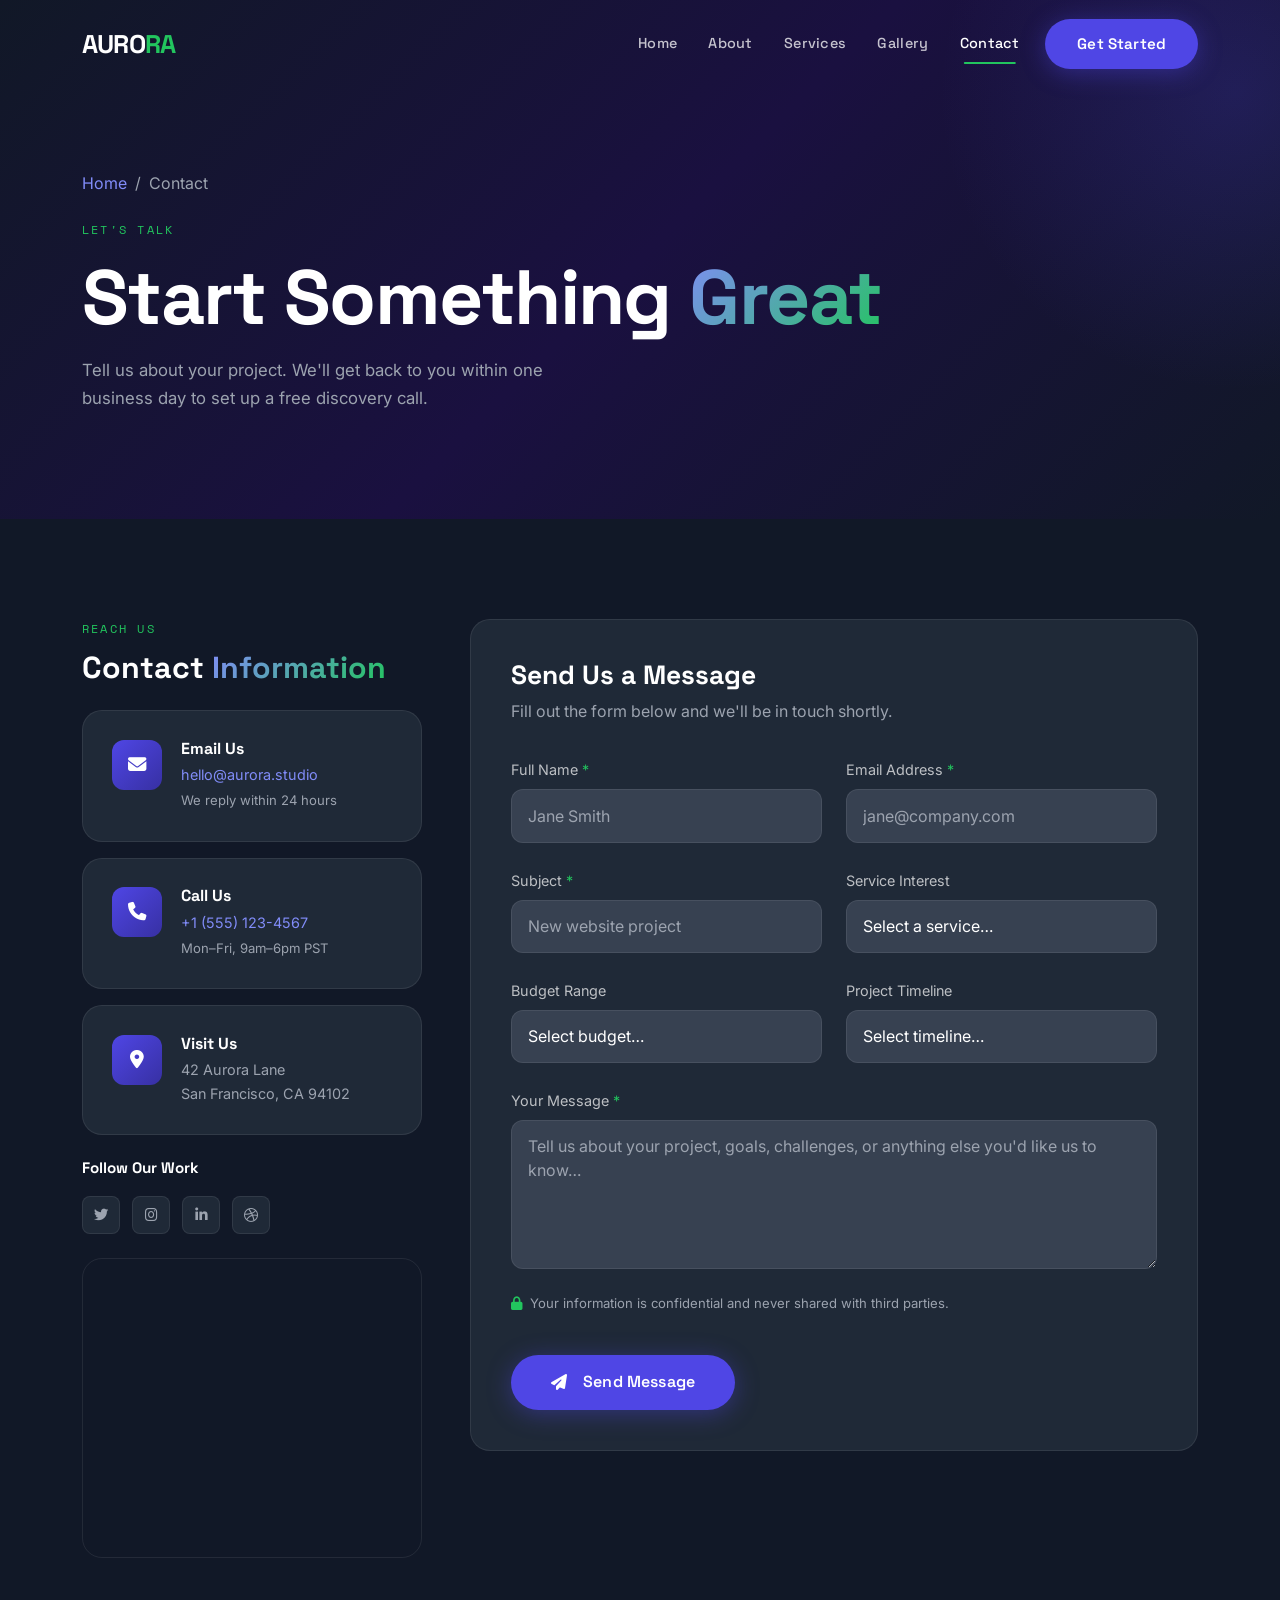
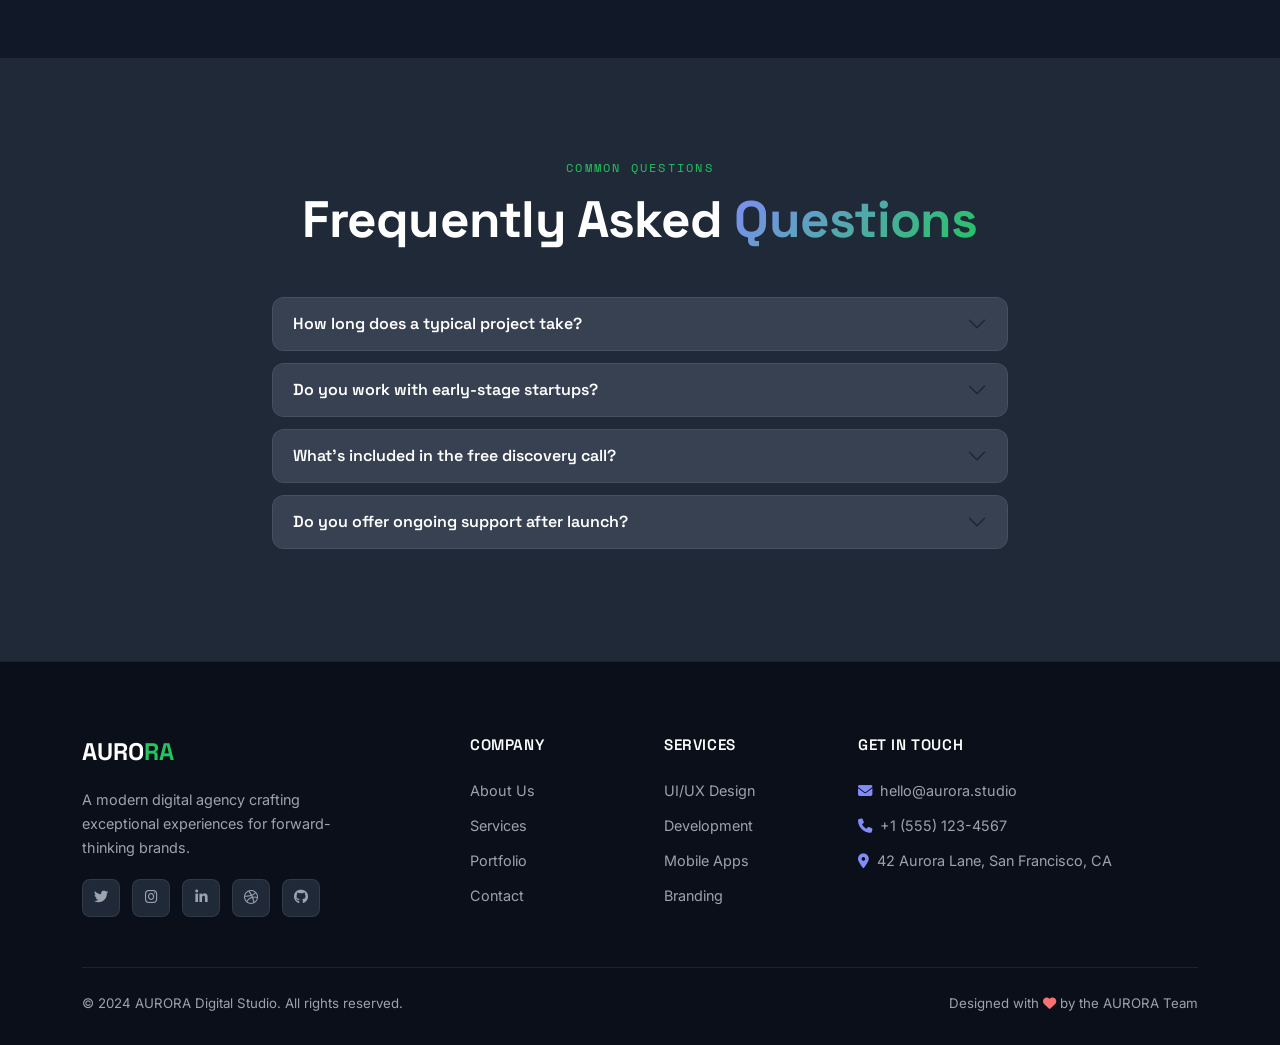
<file: contact.html>
<!DOCTYPE html>
<html lang="en">
<head>
  <meta charset="UTF-8"/>
  <meta name="viewport" content="width=device-width, initial-scale=1.0"/>
  <meta name="description" content="Contact AURORA – Start your project, ask a question, or book a free discovery call."/>
  <title>Contact – AURORA</title>
  <link rel="stylesheet" href="https://cdn.jsdelivr.net/npm/bootstrap@5.3.2/dist/css/bootstrap.min.css"/>
  <link rel="stylesheet" href="https://cdnjs.cloudflare.com/ajax/libs/font-awesome/6.5.0/css/all.min.css"/>
  <link rel="preconnect" href="https://fonts.googleapis.com"/>
  <link rel="preconnect" href="https://fonts.gstatic.com" crossorigin/>
  <link rel="stylesheet" href="css/style.css"/>
</head>
<body>

<!-- NAVBAR -->
<nav id="mainNav" class="navbar navbar-expand-lg scrolled">
  <div class="container">
    <a class="navbar-brand nav-logo" href="index.html">AURO<span>RA</span></a>
    <button class="navbar-toggler" type="button" data-bs-toggle="collapse" data-bs-target="#navMenu" aria-controls="navMenu" aria-expanded="false" aria-label="Toggle navigation">
      <span class="navbar-toggler-icon"></span>
    </button>
    <div class="collapse navbar-collapse" id="navMenu">
      <ul class="navbar-nav ms-auto align-items-lg-center gap-lg-1">
        <li class="nav-item"><a class="nav-link" href="index.html">Home</a></li>
        <li class="nav-item"><a class="nav-link" href="about.html">About</a></li>
        <li class="nav-item"><a class="nav-link" href="services.html">Services</a></li>
        <li class="nav-item"><a class="nav-link" href="gallery.html">Gallery</a></li>
        <li class="nav-item"><a class="nav-link active" href="contact.html">Contact</a></li>
        <li class="nav-item ms-lg-2">
          <a class="btn-aurora btn-aurora-primary" href="contact.html">Get Started</a>
        </li>
      </ul>
    </div>
  </div>
</nav>

<!-- PAGE HERO -->
<section class="page-hero">
  <div class="container">
    <nav aria-label="breadcrumb" class="mb-4">
      <ol class="breadcrumb">
        <li class="breadcrumb-item"><a href="index.html">Home</a></li>
        <li class="breadcrumb-item active">Contact</li>
      </ol>
    </nav>
    <span class="section-eyebrow">Let's Talk</span>
    <h1 class="page-hero-title mb-3">
      Start Something <span class="grad-text">Great</span>
    </h1>
    <p class="page-hero-sub">
      Tell us about your project. We'll get back to you within one business day
      to set up a free discovery call.
    </p>
  </div>
</section>

<!-- CONTACT SECTION -->
<section class="section-pad">
  <div class="container">
    <div class="row g-5">

      <!-- Left Column: Info + Map -->
      <div class="col-lg-4">
        <div class="reveal">
          <span class="section-eyebrow">Reach Us</span>
          <h3 class="section-title mb-4" style="font-size:1.9rem;">Contact <span class="grad-text">Information</span></h3>
        </div>
        <div class="d-flex flex-column gap-3 mb-4">
          <div class="contact-info-card reveal reveal-delay-1">
            <div class="contact-icon"><i class="fas fa-envelope"></i></div>
            <div>
              <h5>Email Us</h5>
              <p><a href="mailto:hello@aurora.studio" style="color:var(--primary-light);">hello@aurora.studio</a></p>
              <p style="font-size:.82rem;margin-top:.2rem;">We reply within 24 hours</p>
            </div>
          </div>
          <div class="contact-info-card reveal reveal-delay-2">
            <div class="contact-icon"><i class="fas fa-phone"></i></div>
            <div>
              <h5>Call Us</h5>
              <p><a href="tel:+15551234567" style="color:var(--primary-light);">+1 (555) 123-4567</a></p>
              <p style="font-size:.82rem;margin-top:.2rem;">Mon–Fri, 9am–6pm PST</p>
            </div>
          </div>
          <div class="contact-info-card reveal reveal-delay-3">
            <div class="contact-icon"><i class="fas fa-location-dot"></i></div>
            <div>
              <h5>Visit Us</h5>
              <p>42 Aurora Lane</p>
              <p>San Francisco, CA 94102</p>
            </div>
          </div>
        </div>

        <!-- Social Links -->
        <div class="reveal reveal-delay-4">
          <h5 style="color:var(--white);margin-bottom:1rem;font-size:.95rem;">Follow Our Work</h5>
          <div class="footer-social">
            <a href="#" aria-label="Twitter"><i class="fab fa-twitter"></i></a>
            <a href="#" aria-label="Instagram"><i class="fab fa-instagram"></i></a>
            <a href="#" aria-label="LinkedIn"><i class="fab fa-linkedin-in"></i></a>
            <a href="#" aria-label="Dribbble"><i class="fab fa-dribbble"></i></a>
          </div>
        </div>

        <!-- Map -->
        <div class="map-wrap mt-4 reveal reveal-delay-4">
          <iframe
            src="https://www.google.com/maps/embed?pb=!1m18!1m12!1m3!1d50470.07498533685!2d-122.43177257763671!3d37.77492950866!2m3!1f0!2f0!3f0!3m2!1i1024!2i768!4f13.1!3m3!1m2!1s0x80858080b8041fc1%3A0x786eaa47c3a5e77d!2sSan%20Francisco%2C%20CA!5e0!3m2!1sen!2sus!4v1702000000000!5m2!1sen!2sus"
            allowfullscreen=""
            loading="lazy"
            referrerpolicy="no-referrer-when-downgrade"
            title="AURORA Office Location - San Francisco"
          ></iframe>
        </div>
      </div>

      <!-- Right Column: Form -->
      <div class="col-lg-8 reveal reveal-delay-2">
        <div class="contact-form-wrap">
          <h3 style="color:var(--white);margin-bottom:.5rem;">Send Us a Message</h3>
          <p style="margin-bottom:2rem;">Fill out the form below and we'll be in touch shortly.</p>

          <form id="contactForm" novalidate>
            <div class="row g-4">

              <!-- Name -->
              <div class="col-md-6">
                <label for="name" class="form-label">Full Name <span style="color:var(--accent);">*</span></label>
                <input
                  type="text"
                  id="name"
                  class="form-control"
                  placeholder="Jane Smith"
                  autocomplete="name"
                />
                <div class="form-error" id="nameErr"></div>
              </div>

              <!-- Email -->
              <div class="col-md-6">
                <label for="email" class="form-label">Email Address <span style="color:var(--accent);">*</span></label>
                <input
                  type="email"
                  id="email"
                  class="form-control"
                  placeholder="jane@company.com"
                  autocomplete="email"
                />
                <div class="form-error" id="emailErr"></div>
              </div>

              <!-- Subject -->
              <div class="col-md-6">
                <label for="subject" class="form-label">Subject <span style="color:var(--accent);">*</span></label>
                <input
                  type="text"
                  id="subject"
                  class="form-control"
                  placeholder="New website project"
                />
                <div class="form-error" id="subjectErr"></div>
              </div>

              <!-- Service Interest -->
              <div class="col-md-6">
                <label for="service" class="form-label">Service Interest</label>
                <select id="service" class="form-control">
                  <option value="" disabled selected>Select a service…</option>
                  <option value="uiux">UI/UX Design</option>
                  <option value="web">Web Development</option>
                  <option value="mobile">Mobile App</option>
                  <option value="seo">SEO & Analytics</option>
                  <option value="marketing">Digital Marketing</option>
                  <option value="branding">Brand Identity</option>
                  <option value="other">Other / Not Sure</option>
                </select>
              </div>

              <!-- Budget -->
              <div class="col-md-6">
                <label for="budget" class="form-label">Budget Range</label>
                <select id="budget" class="form-control">
                  <option value="" disabled selected>Select budget…</option>
                  <option value="small">Under $5,000</option>
                  <option value="medium">$5,000 – $15,000</option>
                  <option value="large">$15,000 – $50,000</option>
                  <option value="enterprise">$50,000+</option>
                </select>
              </div>

              <!-- Timeline -->
              <div class="col-md-6">
                <label for="timeline" class="form-label">Project Timeline</label>
                <select id="timeline" class="form-control">
                  <option value="" disabled selected>Select timeline…</option>
                  <option value="asap">As soon as possible</option>
                  <option value="1month">Within 1 month</option>
                  <option value="3months">1–3 months</option>
                  <option value="flexible">Flexible</option>
                </select>
              </div>

              <!-- Message -->
              <div class="col-12">
                <label for="message" class="form-label">Your Message <span style="color:var(--accent);">*</span></label>
                <textarea
                  id="message"
                  class="form-control"
                  placeholder="Tell us about your project, goals, challenges, or anything else you'd like us to know…"
                  rows="5"
                ></textarea>
                <div class="form-error" id="messageErr"></div>
              </div>

              <!-- Privacy note -->
              <div class="col-12">
                <p style="font-size:.82rem;color:var(--muted);">
                  <i class="fas fa-lock me-1" style="color:var(--accent);"></i>
                  Your information is confidential and never shared with third parties.
                </p>
              </div>

              <!-- Submit -->
              <div class="col-12">
                <button type="submit" class="btn-aurora btn-aurora-primary submit-btn" style="font-size:1rem;padding:.9rem 2.5rem;">
                  <i class="fas fa-paper-plane me-2"></i>Send Message
                </button>
              </div>

            </div>
          </form>
        </div>
      </div>
    </div>
  </div>
</section>

<!-- FAQ -->
<section class="section-pad bg-dark2">
  <div class="container">
    <div class="text-center mb-5 reveal">
      <span class="section-eyebrow">Common Questions</span>
      <h2 class="section-title">Frequently Asked <span class="grad-text">Questions</span></h2>
    </div>
    <div class="row justify-content-center">
      <div class="col-lg-8">
        <div class="accordion" id="faqAccordion">

          <div class="accordion-item reveal reveal-delay-1" style="background:var(--dark3);border:1px solid var(--glass-border);border-radius:var(--radius);margin-bottom:.75rem;">
            <h2 class="accordion-header">
              <button class="accordion-button collapsed" type="button" data-bs-toggle="collapse" data-bs-target="#faq1" style="background:var(--dark3);color:var(--white);border-radius:var(--radius);font-family:var(--font-display);font-weight:600;">
                How long does a typical project take?
              </button>
            </h2>
            <div id="faq1" class="accordion-collapse collapse" data-bs-parent="#faqAccordion">
              <div class="accordion-body" style="color:var(--muted);">
                Timelines depend heavily on scope. A brand identity typically takes 4–6 weeks, a website 6–12 weeks, and a full mobile app 12–20 weeks. We'll give you a detailed timeline during the discovery phase.
              </div>
            </div>
          </div>

          <div class="accordion-item reveal reveal-delay-2" style="background:var(--dark3);border:1px solid var(--glass-border);border-radius:var(--radius);margin-bottom:.75rem;">
            <h2 class="accordion-header">
              <button class="accordion-button collapsed" type="button" data-bs-toggle="collapse" data-bs-target="#faq2" style="background:var(--dark3);color:var(--white);border-radius:var(--radius);font-family:var(--font-display);font-weight:600;">
                Do you work with early-stage startups?
              </button>
            </h2>
            <div id="faq2" class="accordion-collapse collapse" data-bs-parent="#faqAccordion">
              <div class="accordion-body" style="color:var(--muted);">
                Absolutely. Some of our most exciting work has been with pre-seed and seed-stage teams. We have flexible engagement models designed specifically for early-stage companies.
              </div>
            </div>
          </div>

          <div class="accordion-item reveal reveal-delay-3" style="background:var(--dark3);border:1px solid var(--glass-border);border-radius:var(--radius);margin-bottom:.75rem;">
            <h2 class="accordion-header">
              <button class="accordion-button collapsed" type="button" data-bs-toggle="collapse" data-bs-target="#faq3" style="background:var(--dark3);color:var(--white);border-radius:var(--radius);font-family:var(--font-display);font-weight:600;">
                What's included in the free discovery call?
              </button>
            </h2>
            <div id="faq3" class="accordion-collapse collapse" data-bs-parent="#faqAccordion">
              <div class="accordion-body" style="color:var(--muted);">
                A 30-minute conversation to understand your goals, challenges, and budget. You'll leave with a clear sense of whether we're the right fit and what a typical engagement might look like — no strings attached.
              </div>
            </div>
          </div>

          <div class="accordion-item reveal reveal-delay-4" style="background:var(--dark3);border:1px solid var(--glass-border);border-radius:var(--radius);margin-bottom:.75rem;">
            <h2 class="accordion-header">
              <button class="accordion-button collapsed" type="button" data-bs-toggle="collapse" data-bs-target="#faq4" style="background:var(--dark3);color:var(--white);border-radius:var(--radius);font-family:var(--font-display);font-weight:600;">
                Do you offer ongoing support after launch?
              </button>
            </h2>
            <div id="faq4" class="accordion-collapse collapse" data-bs-parent="#faqAccordion">
              <div class="accordion-body" style="color:var(--muted);">
                Yes. We offer monthly retainer packages for maintenance, updates, performance monitoring, and ongoing design or development work. Many of our clients have been with us for years.
              </div>
            </div>
          </div>

        </div>
      </div>
    </div>
  </div>
</section>

<!-- FOOTER -->
<footer>
  <div class="container">
    <div class="row g-5">
      <div class="col-lg-4 col-md-6">
        <div class="footer-logo">AURO<span>RA</span></div>
        <p class="footer-desc mb-3">A modern digital agency crafting exceptional experiences for forward-thinking brands.</p>
        <div class="footer-social">
          <a href="#" aria-label="Twitter"><i class="fab fa-twitter"></i></a>
          <a href="#" aria-label="Instagram"><i class="fab fa-instagram"></i></a>
          <a href="#" aria-label="LinkedIn"><i class="fab fa-linkedin-in"></i></a>
          <a href="#" aria-label="Dribbble"><i class="fab fa-dribbble"></i></a>
          <a href="#" aria-label="GitHub"><i class="fab fa-github"></i></a>
        </div>
      </div>
      <div class="col-lg-2 col-md-6 col-6">
        <div class="footer-heading">Company</div>
        <ul class="footer-links">
          <li><a href="about.html">About Us</a></li>
          <li><a href="services.html">Services</a></li>
          <li><a href="gallery.html">Portfolio</a></li>
          <li><a href="contact.html">Contact</a></li>
        </ul>
      </div>
      <div class="col-lg-2 col-md-6 col-6">
        <div class="footer-heading">Services</div>
        <ul class="footer-links">
          <li><a href="services.html">UI/UX Design</a></li>
          <li><a href="services.html">Development</a></li>
          <li><a href="services.html">Mobile Apps</a></li>
          <li><a href="services.html">Branding</a></li>
        </ul>
      </div>
      <div class="col-lg-4 col-md-6">
        <div class="footer-heading">Get In Touch</div>
        <ul class="footer-links">
          <li><a href="mailto:hello@aurora.studio"><i class="fas fa-envelope me-2 text-primary"></i>hello@aurora.studio</a></li>
          <li><a href="tel:+15551234567"><i class="fas fa-phone me-2 text-primary"></i>+1 (555) 123-4567</a></li>
          <li><span style="color:var(--muted);font-size:.9rem;"><i class="fas fa-location-dot me-2 text-primary"></i>42 Aurora Lane, San Francisco, CA</span></li>
        </ul>
      </div>
    </div>
    <div class="footer-bottom">
      <p>© 2024 AURORA Digital Studio. All rights reserved.</p>
      <p>Designed with <i class="fas fa-heart" style="color:#f87171;"></i> by the AURORA Team</p>
    </div>
  </div>
</footer>

<button id="backToTop" aria-label="Back to top"><i class="fas fa-chevron-up"></i></button>

<script src="https://cdn.jsdelivr.net/npm/bootstrap@5.3.2/dist/js/bootstrap.bundle.min.js"></script>
<script src="js/main.js"></script>
<script>
  // Style accordion buttons on toggle
  document.querySelectorAll('.accordion-button').forEach(btn => {
    btn.addEventListener('click', function () {
      setTimeout(() => {
        this.style.background = this.classList.contains('collapsed')
          ? 'var(--dark3)'
          : 'rgba(79,70,229,.15)';
        this.style.color = 'var(--white)';
        this.style.boxShadow = 'none';
      }, 10);
    });
  });
</script>
</body>
</html>
</file>
<file: css/style.css>
/* ================================================
   AURORA – Modern Digital Experience Website
   style.css
   ================================================ */

/* ---------- Google Fonts ---------- */
@import url('https://fonts.googleapis.com/css2?family=Space+Grotesk:wght@300;400;500;600;700&family=Inter:wght@300;400;500;600&family=Space+Mono:wght@400;700&display=swap');

/* ---------- CSS Variables ---------- */
:root {
  --primary:     #4f46e5;
  --primary-light: #818cf8;
  --primary-dark: #3730a3;
  --accent:      #22c55e;
  --accent-glow: rgba(34,197,94,.25);
  --dark:        #111827;
  --dark2:       #1f2937;
  --dark3:       #374151;
  --light:       #f9fafb;
  --muted:       #9ca3af;
  --white:       #ffffff;
  --glass-bg:    rgba(17,24,39,.55);
  --glass-border:rgba(255,255,255,.08);
  --radius:      12px;
  --radius-lg:   20px;
  --shadow:      0 8px 32px rgba(0,0,0,.28);
  --shadow-glow: 0 0 40px rgba(79,70,229,.35);
  --transition:  .3s cubic-bezier(.4,0,.2,1);
  --font-display:'Space Grotesk', sans-serif;
  --font-body:   'Inter', sans-serif;
  --font-mono:   'Space Mono', monospace;
}

/* ---------- Reset & Base ---------- */
*, *::before, *::after { box-sizing: border-box; margin: 0; padding: 0; }
html { scroll-behavior: smooth; }
body {
  font-family: var(--font-body);
  background: var(--dark);
  color: var(--light);
  line-height: 1.65;
  overflow-x: hidden;
}
img { max-width: 100%; display: block; }
a { text-decoration: none; color: inherit; }
ul { list-style: none; padding: 0; margin: 0; }

/* ---------- Typography ---------- */
h1,h2,h3,h4,h5 { font-family: var(--font-display); font-weight: 700; line-height: 1.15; }
h1 { font-size: clamp(2.6rem, 6vw, 5rem); letter-spacing: -.02em; }
h2 { font-size: clamp(1.9rem, 4vw, 3.2rem); letter-spacing: -.015em; }
h3 { font-size: clamp(1.2rem, 2.5vw, 1.65rem); }
h4 { font-size: 1.15rem; }
p  { color: var(--muted); font-size: 1rem; }

/* ---------- Utility Classes ---------- */
.text-primary  { color: var(--primary-light) !important; }
.text-accent   { color: var(--accent) !important; }
.text-white    { color: var(--white) !important; }
.text-muted    { color: var(--muted) !important; }
.bg-dark2      { background: var(--dark2); }
.bg-dark3      { background: var(--dark3); }
.section-pad   { padding: 100px 0; }
.section-pad-sm{ padding: 60px 0; }

.section-eyebrow {
  font-family: var(--font-mono);
  font-size: .78rem;
  letter-spacing: .18em;
  text-transform: uppercase;
  color: var(--accent);
  margin-bottom: .75rem;
  display: block;
}
.section-title {
  color: var(--white);
  margin-bottom: 1rem;
}
.section-sub {
  color: var(--muted);
  font-size: 1.05rem;
  max-width: 560px;
  margin-bottom: 0;
}

/* ---------- Gradient Text ---------- */
.grad-text {
  background: linear-gradient(135deg, var(--primary-light) 0%, var(--accent) 100%);
  -webkit-background-clip: text;
  -webkit-text-fill-color: transparent;
  background-clip: text;
}

/* ---------- Buttons ---------- */
.btn-aurora {
  display: inline-flex;
  align-items: center;
  gap: .5rem;
  padding: .78rem 2rem;
  border-radius: 50px;
  font-family: var(--font-display);
  font-weight: 600;
  font-size: .95rem;
  letter-spacing: .01em;
  transition: var(--transition);
  cursor: pointer;
  border: none;
  outline: none;
}
.btn-aurora-primary {
  background: var(--primary);
  color: var(--white);
  box-shadow: 0 4px 24px rgba(79,70,229,.4);
}
.btn-aurora-primary:hover {
  background: var(--primary-dark);
  transform: translateY(-2px);
  box-shadow: 0 8px 32px rgba(79,70,229,.55);
  color: var(--white);
}
.btn-aurora-outline {
  background: transparent;
  color: var(--white);
  border: 1.5px solid rgba(255,255,255,.3);
}
.btn-aurora-outline:hover {
  border-color: var(--primary-light);
  color: var(--primary-light);
  transform: translateY(-2px);
}
.btn-aurora-accent {
  background: var(--accent);
  color: var(--dark);
  box-shadow: 0 4px 20px var(--accent-glow);
}
.btn-aurora-accent:hover {
  transform: translateY(-2px);
  box-shadow: 0 8px 32px rgba(34,197,94,.45);
  color: var(--dark);
}

/* ====================================================
   NAVBAR
   ==================================================== */
#mainNav {
  position: fixed;
  top: 0; left: 0; width: 100%;
  z-index: 1000;
  padding: 1.1rem 0;
  transition: background var(--transition), padding var(--transition), backdrop-filter var(--transition);
  background: transparent;
}
#mainNav.scrolled {
  background: var(--glass-bg);
  backdrop-filter: blur(20px) saturate(1.4);
  -webkit-backdrop-filter: blur(20px) saturate(1.4);
  border-bottom: 1px solid var(--glass-border);
  padding: .7rem 0;
  box-shadow: 0 4px 30px rgba(0,0,0,.4);
}
.nav-logo {
  font-family: var(--font-display);
  font-weight: 700;
  font-size: 1.6rem;
  letter-spacing: -.03em;
  color: var(--white);
}
.nav-logo span { color: var(--accent); }
.navbar-nav .nav-link {
  font-family: var(--font-display);
  font-weight: 500;
  font-size: .9rem;
  letter-spacing: .02em;
  color: rgba(255,255,255,.75) !important;
  padding: .4rem .85rem !important;
  border-radius: 6px;
  transition: var(--transition);
  position: relative;
}
.navbar-nav .nav-link::after {
  content: '';
  position: absolute;
  bottom: -2px; left: 50%;
  width: 0; height: 2px;
  background: var(--accent);
  border-radius: 2px;
  transform: translateX(-50%);
  transition: width var(--transition);
}
.navbar-nav .nav-link:hover,
.navbar-nav .nav-link.active {
  color: var(--white) !important;
}
.navbar-nav .nav-link:hover::after,
.navbar-nav .nav-link.active::after { width: 60%; }
.navbar-toggler { border: 1px solid rgba(255,255,255,.2); }
.navbar-toggler-icon { filter: invert(1); }

/* ====================================================
   HERO SECTION
   ==================================================== */
#hero {
  position: relative;
  height: 100vh;
  min-height: 600px;
  display: flex;
  align-items: center;
  overflow: hidden;
}
.hero-bg {
  position: absolute;
  inset: 0;
  background: url('https://images.unsplash.com/photo-1451187580459-43490279c0fa?w=1920&q=80') center/cover no-repeat;
  transform: scale(1.08);
  transition: transform 12s ease;
}
#hero.loaded .hero-bg { transform: scale(1); }
.hero-overlay {
  position: absolute;
  inset: 0;
  background: linear-gradient(135deg,
    rgba(17,24,39,.92) 0%,
    rgba(79,70,229,.35) 60%,
    rgba(17,24,39,.75) 100%);
}
.hero-content { position: relative; z-index: 2; }
.hero-eyebrow {
  font-family: var(--font-mono);
  font-size: .82rem;
  letter-spacing: .2em;
  text-transform: uppercase;
  color: var(--accent);
  display: flex;
  align-items: center;
  gap: .6rem;
  margin-bottom: 1.4rem;
  opacity: 0;
  animation: fadeUp .8s .3s forwards;
}
.hero-eyebrow::before {
  content: '';
  width: 32px; height: 2px;
  background: var(--accent);
  border-radius: 2px;
}
.hero-heading {
  color: var(--white);
  margin-bottom: 1.4rem;
  opacity: 0;
  animation: fadeUp .8s .55s forwards;
}
.hero-sub {
  font-size: 1.1rem;
  color: rgba(255,255,255,.7);
  max-width: 520px;
  margin-bottom: 2.2rem;
  opacity: 0;
  animation: fadeUp .8s .75s forwards;
}
.hero-actions {
  display: flex;
  gap: 1rem;
  flex-wrap: wrap;
  opacity: 0;
  animation: fadeUp .8s .95s forwards;
}
.hero-scroll {
  position: absolute;
  bottom: 2rem; left: 50%;
  transform: translateX(-50%);
  z-index: 2;
  display: flex;
  flex-direction: column;
  align-items: center;
  gap: .4rem;
  color: rgba(255,255,255,.45);
  font-family: var(--font-mono);
  font-size: .72rem;
  letter-spacing: .12em;
  text-transform: uppercase;
  animation: bounce 2.2s infinite;
}
.hero-scroll-line {
  width: 1px; height: 50px;
  background: linear-gradient(to bottom, rgba(255,255,255,.4), transparent);
}

/* Particle dots */
.hero-particles {
  position: absolute;
  inset: 0;
  pointer-events: none;
  z-index: 1;
}
.hero-particles span {
  position: absolute;
  width: 2px; height: 2px;
  background: rgba(255,255,255,.5);
  border-radius: 50%;
  animation: twinkle 3s infinite;
}

/* ====================================================
   ABOUT PREVIEW
   ==================================================== */
.about-img-wrap {
  position: relative;
  border-radius: var(--radius-lg);
  overflow: hidden;
}
.about-img-wrap img {
  width: 100%;
  height: 420px;
  object-fit: cover;
  border-radius: var(--radius-lg);
  transition: transform .6s ease;
}
.about-img-wrap:hover img { transform: scale(1.04); }
.about-img-badge {
  position: absolute;
  bottom: 1.5rem; right: -1.5rem;
  background: var(--primary);
  color: var(--white);
  padding: 1.2rem 1.8rem;
  border-radius: var(--radius);
  font-family: var(--font-display);
  text-align: center;
  box-shadow: var(--shadow-glow);
}
.about-img-badge strong { font-size: 2rem; display: block; line-height: 1; }
.about-img-badge span { font-size: .78rem; opacity: .8; }
.about-text .list-check li {
  display: flex;
  align-items: center;
  gap: .65rem;
  color: var(--muted);
  font-size: .95rem;
  margin-bottom: .6rem;
}
.about-text .list-check li i { color: var(--accent); font-size: .85rem; }

/* ====================================================
   SERVICES SECTION
   ==================================================== */
.service-card {
  background: var(--dark2);
  border: 1px solid var(--glass-border);
  border-radius: var(--radius-lg);
  padding: 2.2rem 1.8rem;
  height: 100%;
  transition: transform var(--transition), box-shadow var(--transition), border-color var(--transition);
  position: relative;
  overflow: hidden;
}
.service-card::before {
  content: '';
  position: absolute;
  top: 0; left: 0; right: 0;
  height: 2px;
  background: linear-gradient(90deg, var(--primary), var(--accent));
  transform: scaleX(0);
  transform-origin: left;
  transition: transform var(--transition);
}
.service-card:hover {
  transform: translateY(-8px);
  box-shadow: 0 24px 60px rgba(79,70,229,.2), 0 0 0 1px var(--primary);
  border-color: var(--primary);
}
.service-card:hover::before { transform: scaleX(1); }
.service-icon {
  width: 56px; height: 56px;
  background: linear-gradient(135deg, var(--primary), var(--primary-dark));
  border-radius: 14px;
  display: flex;
  align-items: center;
  justify-content: center;
  margin-bottom: 1.4rem;
  font-size: 1.35rem;
  color: var(--white);
  box-shadow: 0 8px 20px rgba(79,70,229,.3);
  transition: transform var(--transition);
}
.service-card:hover .service-icon { transform: rotate(-8deg) scale(1.1); }
.service-card h4 { color: var(--white); margin-bottom: .6rem; }
.service-card p  { font-size: .92rem; margin: 0; }

/* ====================================================
   GALLERY PREVIEW
   ==================================================== */
.gallery-grid {
  display: grid;
  grid-template-columns: repeat(3, 1fr);
  gap: 1rem;
}
.gallery-item {
  position: relative;
  border-radius: var(--radius);
  overflow: hidden;
  cursor: pointer;
  aspect-ratio: 4/3;
}
.gallery-item.tall { grid-row: span 2; aspect-ratio: auto; }
.gallery-item img {
  width: 100%;
  height: 100%;
  object-fit: cover;
  transition: transform .5s ease;
}
.gallery-item:hover img { transform: scale(1.08); }
.gallery-overlay {
  position: absolute;
  inset: 0;
  background: linear-gradient(to top, rgba(79,70,229,.7), transparent);
  opacity: 0;
  display: flex;
  align-items: flex-end;
  padding: 1.2rem;
  transition: opacity var(--transition);
}
.gallery-item:hover .gallery-overlay { opacity: 1; }
.gallery-overlay span {
  color: var(--white);
  font-family: var(--font-display);
  font-weight: 600;
  font-size: .9rem;
}

/* ====================================================
   TESTIMONIALS
   ==================================================== */
.testimonial-card {
  background: var(--dark2);
  border: 1px solid var(--glass-border);
  border-radius: var(--radius-lg);
  padding: 2rem 1.8rem;
  height: 100%;
  transition: transform var(--transition), box-shadow var(--transition);
}
.testimonial-card:hover {
  transform: translateY(-5px);
  box-shadow: var(--shadow);
}
.testimonial-stars { color: #fbbf24; margin-bottom: 1rem; font-size: .9rem; }
.testimonial-card blockquote {
  color: rgba(255,255,255,.85);
  font-size: .97rem;
  line-height: 1.7;
  font-style: italic;
  margin-bottom: 1.4rem;
}
.testimonial-card blockquote::before {
  content: '\201C';
  font-size: 3rem;
  color: var(--primary-light);
  line-height: 1;
  display: block;
  margin-bottom: .3rem;
  font-style: normal;
}
.testimonial-author {
  display: flex;
  align-items: center;
  gap: .9rem;
}
.testimonial-avatar {
  width: 46px; height: 46px;
  border-radius: 50%;
  object-fit: cover;
  border: 2px solid var(--primary-light);
}
.testimonial-author strong { color: var(--white); font-size: .93rem; display: block; }
.testimonial-author span  { color: var(--muted); font-size: .8rem; }

/* ====================================================
   STATS BAR
   ==================================================== */
.stats-bar {
  background: var(--dark2);
  border-top: 1px solid var(--glass-border);
  border-bottom: 1px solid var(--glass-border);
  padding: 60px 0;
}
.stat-item { text-align: center; }
.stat-number {
  font-family: var(--font-display);
  font-size: 2.8rem;
  font-weight: 700;
  color: var(--white);
  line-height: 1;
  margin-bottom: .35rem;
}
.stat-number span { color: var(--accent); }
.stat-label { color: var(--muted); font-size: .87rem; }

/* ====================================================
   FOOTER
   ==================================================== */
footer {
  background: #0a0f1a;
  border-top: 1px solid var(--glass-border);
  padding: 70px 0 30px;
}
.footer-logo {
  font-family: var(--font-display);
  font-weight: 700;
  font-size: 1.5rem;
  color: var(--white);
  margin-bottom: 1rem;
}
.footer-logo span { color: var(--accent); }
.footer-desc { color: var(--muted); font-size: .9rem; max-width: 260px; }
.footer-heading {
  font-family: var(--font-display);
  font-weight: 600;
  color: var(--white);
  font-size: .95rem;
  letter-spacing: .04em;
  text-transform: uppercase;
  margin-bottom: 1.2rem;
}
.footer-links li { margin-bottom: .55rem; }
.footer-links a {
  color: var(--muted);
  font-size: .9rem;
  transition: color var(--transition);
}
.footer-links a:hover { color: var(--accent); }
.footer-social { display: flex; gap: .75rem; margin-top: 1.2rem; }
.footer-social a {
  width: 38px; height: 38px;
  border-radius: 8px;
  background: var(--dark2);
  border: 1px solid var(--glass-border);
  display: flex;
  align-items: center;
  justify-content: center;
  color: var(--muted);
  font-size: .9rem;
  transition: var(--transition);
}
.footer-social a:hover {
  background: var(--primary);
  border-color: var(--primary);
  color: var(--white);
  transform: translateY(-2px);
}
.footer-bottom {
  border-top: 1px solid var(--glass-border);
  margin-top: 50px;
  padding-top: 25px;
  display: flex;
  align-items: center;
  justify-content: space-between;
  flex-wrap: wrap;
  gap: 1rem;
}
.footer-bottom p { margin: 0; font-size: .83rem; color: var(--muted); }

/* ====================================================
   PAGE HERO (inner pages)
   ==================================================== */
.page-hero {
  padding: 170px 0 90px;
  background: linear-gradient(135deg, var(--dark) 0%, #1a1040 50%, var(--dark) 100%);
  position: relative;
  overflow: hidden;
}
.page-hero::before {
  content: '';
  position: absolute;
  top: -40%; right: -20%;
  width: 600px; height: 600px;
  background: radial-gradient(circle, rgba(79,70,229,.2) 0%, transparent 70%);
  pointer-events: none;
}
.page-hero-title { color: var(--white); }
.page-hero-sub { color: var(--muted); font-size: 1.05rem; max-width: 480px; }
.breadcrumb-item a { color: var(--primary-light); }
.breadcrumb-item.active { color: var(--muted); }
.breadcrumb-item + .breadcrumb-item::before { color: var(--muted); }

/* ====================================================
   ABOUT PAGE
   ==================================================== */
.mission-card {
  background: var(--dark2);
  border: 1px solid var(--glass-border);
  border-radius: var(--radius-lg);
  padding: 2.4rem 2rem;
  height: 100%;
  transition: transform var(--transition);
}
.mission-card:hover { transform: translateY(-5px); }
.mission-icon {
  font-size: 2.4rem;
  margin-bottom: 1.2rem;
}
.mission-card h3 { color: var(--white); margin-bottom: .75rem; }

.team-card {
  background: var(--dark2);
  border: 1px solid var(--glass-border);
  border-radius: var(--radius-lg);
  overflow: hidden;
  transition: transform var(--transition), box-shadow var(--transition);
  text-align: center;
}
.team-card:hover {
  transform: translateY(-8px);
  box-shadow: 0 20px 50px rgba(79,70,229,.2);
}
.team-img-wrap {
  position: relative;
  overflow: hidden;
  height: 240px;
}
.team-img-wrap img { width: 100%; height: 100%; object-fit: cover; object-position: top; transition: transform .5s ease; }
.team-card:hover .team-img-wrap img { transform: scale(1.06); }
.team-overlay {
  position: absolute;
  inset: 0;
  background: linear-gradient(to top, rgba(79,70,229,.75), transparent);
  opacity: 0;
  display: flex;
  align-items: flex-end;
  justify-content: center;
  padding: 1.2rem;
  transition: opacity var(--transition);
}
.team-card:hover .team-overlay { opacity: 1; }
.team-social { display: flex; gap: .5rem; }
.team-social a {
  width: 34px; height: 34px;
  background: rgba(255,255,255,.15);
  border-radius: 7px;
  display: flex;
  align-items: center;
  justify-content: center;
  color: var(--white);
  font-size: .85rem;
  transition: background var(--transition);
}
.team-social a:hover { background: var(--accent); }
.team-info { padding: 1.4rem; }
.team-info h4 { color: var(--white); margin-bottom: .25rem; }
.team-info span { color: var(--accent); font-size: .85rem; font-family: var(--font-mono); }

/* ====================================================
   SERVICES PAGE
   ==================================================== */
.service-full {
  padding: 70px 0;
  border-bottom: 1px solid var(--glass-border);
}
.service-full:last-child { border-bottom: none; }
.service-full-img {
  border-radius: var(--radius-lg);
  overflow: hidden;
  height: 340px;
}
.service-full-img img { width: 100%; height: 100%; object-fit: cover; transition: transform .6s ease; }
.service-full-img:hover img { transform: scale(1.05); }
.service-badge {
  display: inline-flex;
  align-items: center;
  gap: .5rem;
  background: rgba(79,70,229,.15);
  border: 1px solid rgba(79,70,229,.3);
  color: var(--primary-light);
  padding: .35rem .9rem;
  border-radius: 50px;
  font-size: .8rem;
  font-family: var(--font-mono);
  margin-bottom: 1rem;
}
.service-list li {
  display: flex;
  align-items: flex-start;
  gap: .7rem;
  color: var(--muted);
  font-size: .95rem;
  margin-bottom: .7rem;
}
.service-list li i { color: var(--accent); margin-top: .2rem; flex-shrink: 0; }
.price-tag {
  display: inline-block;
  background: linear-gradient(135deg, var(--primary), var(--accent));
  -webkit-background-clip: text;
  -webkit-text-fill-color: transparent;
  background-clip: text;
  font-family: var(--font-display);
  font-size: 1.5rem;
  font-weight: 700;
}

/* ====================================================
   GALLERY PAGE
   ==================================================== */
.filter-bar { display: flex; gap: .6rem; flex-wrap: wrap; margin-bottom: 2.5rem; }
.filter-btn {
  padding: .45rem 1.3rem;
  border-radius: 50px;
  font-family: var(--font-display);
  font-weight: 500;
  font-size: .88rem;
  cursor: pointer;
  border: 1.5px solid var(--glass-border);
  background: transparent;
  color: var(--muted);
  transition: var(--transition);
}
.filter-btn.active,
.filter-btn:hover {
  background: var(--primary);
  border-color: var(--primary);
  color: var(--white);
}
.masonry-grid {
  columns: 3;
  column-gap: 1rem;
}
.masonry-item {
  break-inside: avoid;
  margin-bottom: 1rem;
  border-radius: var(--radius);
  overflow: hidden;
  position: relative;
  cursor: pointer;
}
.masonry-item img { width: 100%; display: block; transition: transform .5s ease; }
.masonry-item:hover img { transform: scale(1.06); }
.masonry-overlay {
  position: absolute;
  inset: 0;
  background: rgba(79,70,229,.6);
  display: flex;
  align-items: center;
  justify-content: center;
  opacity: 0;
  transition: opacity var(--transition);
}
.masonry-item:hover .masonry-overlay { opacity: 1; }
.masonry-overlay i { font-size: 1.8rem; color: var(--white); }

/* Lightbox */
.lightbox {
  display: none;
  position: fixed;
  inset: 0;
  background: rgba(0,0,0,.92);
  z-index: 9999;
  align-items: center;
  justify-content: center;
  padding: 2rem;
}
.lightbox.open { display: flex; }
.lightbox-img { max-width: 90vw; max-height: 85vh; border-radius: var(--radius); object-fit: contain; }
.lightbox-close {
  position: absolute;
  top: 1.5rem; right: 1.5rem;
  width: 42px; height: 42px;
  background: var(--dark2);
  border: 1px solid var(--glass-border);
  border-radius: 50%;
  display: flex;
  align-items: center;
  justify-content: center;
  color: var(--white);
  font-size: 1.1rem;
  cursor: pointer;
  transition: background var(--transition);
}
.lightbox-close:hover { background: var(--primary); }

/* ====================================================
   CONTACT PAGE
   ==================================================== */
.contact-info-card {
  background: var(--dark2);
  border: 1px solid var(--glass-border);
  border-radius: var(--radius-lg);
  padding: 1.8rem;
  display: flex;
  gap: 1.2rem;
  align-items: flex-start;
  transition: transform var(--transition);
}
.contact-info-card:hover { transform: translateX(5px); }
.contact-icon {
  width: 50px; height: 50px;
  background: linear-gradient(135deg, var(--primary), var(--primary-dark));
  border-radius: 12px;
  display: flex;
  align-items: center;
  justify-content: center;
  color: var(--white);
  font-size: 1.15rem;
  flex-shrink: 0;
}
.contact-info-card h5 { color: var(--white); font-size: 1rem; margin-bottom: .3rem; }
.contact-info-card p  { font-size: .9rem; margin: 0; }

.contact-form-wrap {
  background: var(--dark2);
  border: 1px solid var(--glass-border);
  border-radius: var(--radius-lg);
  padding: 2.5rem;
}
.form-floating label { color: var(--muted); font-size: .9rem; }
.form-control, .form-select {
  background: var(--dark3) !important;
  border: 1.5px solid var(--glass-border) !important;
  color: var(--white) !important;
  border-radius: var(--radius) !important;
  padding: .85rem 1rem;
  font-family: var(--font-body);
  transition: border-color var(--transition), box-shadow var(--transition);
}
.form-control:focus, .form-select:focus {
  border-color: var(--primary) !important;
  box-shadow: 0 0 0 3px rgba(79,70,229,.2) !important;
  outline: none;
}
.form-control::placeholder { color: var(--muted); }
.form-label { color: rgba(255,255,255,.7); font-size: .9rem; margin-bottom: .45rem; }
textarea.form-control { min-height: 130px; resize: vertical; }
.form-error { color: #f87171; font-size: .8rem; display: none; margin-top: .3rem; }
.form-error.show { display: block; }
.map-wrap {
  border-radius: var(--radius-lg);
  overflow: hidden;
  height: 300px;
  border: 1px solid var(--glass-border);
}
.map-wrap iframe { width: 100%; height: 100%; border: none; filter: grayscale(1) invert(1) brightness(.8); }

/* ====================================================
   SCROLL REVEAL
   ==================================================== */
.reveal {
  opacity: 0;
  transform: translateY(36px);
  transition: opacity .7s ease, transform .7s ease;
}
.reveal.visible {
  opacity: 1;
  transform: translateY(0);
}
.reveal-delay-1 { transition-delay: .1s; }
.reveal-delay-2 { transition-delay: .22s; }
.reveal-delay-3 { transition-delay: .34s; }
.reveal-delay-4 { transition-delay: .46s; }
.reveal-delay-5 { transition-delay: .58s; }
.reveal-delay-6 { transition-delay: .70s; }

/* ====================================================
   ANIMATIONS
   ==================================================== */
@keyframes fadeUp {
  from { opacity: 0; transform: translateY(28px); }
  to   { opacity: 1; transform: translateY(0); }
}
@keyframes bounce {
  0%, 100% { transform: translateX(-50%) translateY(0); }
  50%       { transform: translateX(-50%) translateY(6px); }
}
@keyframes twinkle {
  0%, 100% { opacity: 0; }
  50%       { opacity: 1; }
}
@keyframes pulse-ring {
  0%   { transform: scale(1); opacity: .5; }
  100% { transform: scale(1.5); opacity: 0; }
}
@keyframes gradientShift {
  0%   { background-position: 0% 50%; }
  50%  { background-position: 100% 50%; }
  100% { background-position: 0% 50%; }
}

/* Typing cursor */
.typed-cursor {
  display: inline-block;
  width: 3px;
  background: var(--accent);
  animation: blink .75s step-end infinite;
  margin-left: 3px;
  vertical-align: bottom;
}
@keyframes blink {
  0%, 100% { opacity: 1; } 50% { opacity: 0; }
}

/* ====================================================
   BACK TO TOP
   ==================================================== */
#backToTop {
  position: fixed;
  bottom: 2rem; right: 2rem;
  width: 44px; height: 44px;
  background: var(--primary);
  color: var(--white);
  border: none;
  border-radius: 10px;
  display: flex;
  align-items: center;
  justify-content: center;
  font-size: 1.1rem;
  cursor: pointer;
  opacity: 0;
  pointer-events: none;
  transition: var(--transition);
  z-index: 900;
  box-shadow: 0 4px 20px rgba(79,70,229,.4);
}
#backToTop.show { opacity: 1; pointer-events: auto; }
#backToTop:hover { background: var(--primary-dark); transform: translateY(-3px); }

/* ====================================================
   RESPONSIVE
   ==================================================== */
@media (max-width: 991px) {
  .gallery-grid { grid-template-columns: repeat(2, 1fr); }
  .gallery-item.tall { grid-row: auto; }
  .masonry-grid { columns: 2; }
  .about-img-badge { right: 0; }
}
@media (max-width: 767px) {
  .section-pad { padding: 70px 0; }
  .gallery-grid { grid-template-columns: 1fr 1fr; }
  .masonry-grid { columns: 2; }
  .hero-actions { flex-direction: column; align-items: flex-start; }
  .footer-bottom { flex-direction: column; text-align: center; }
}
@media (max-width: 480px) {
  .gallery-grid { grid-template-columns: 1fr; }
  .masonry-grid { columns: 1; }
}

/* Prefers reduced motion */
@media (prefers-reduced-motion: reduce) {
  *, *::before, *::after { animation-duration: .01ms !important; transition-duration: .01ms !important; }
}
</file>
